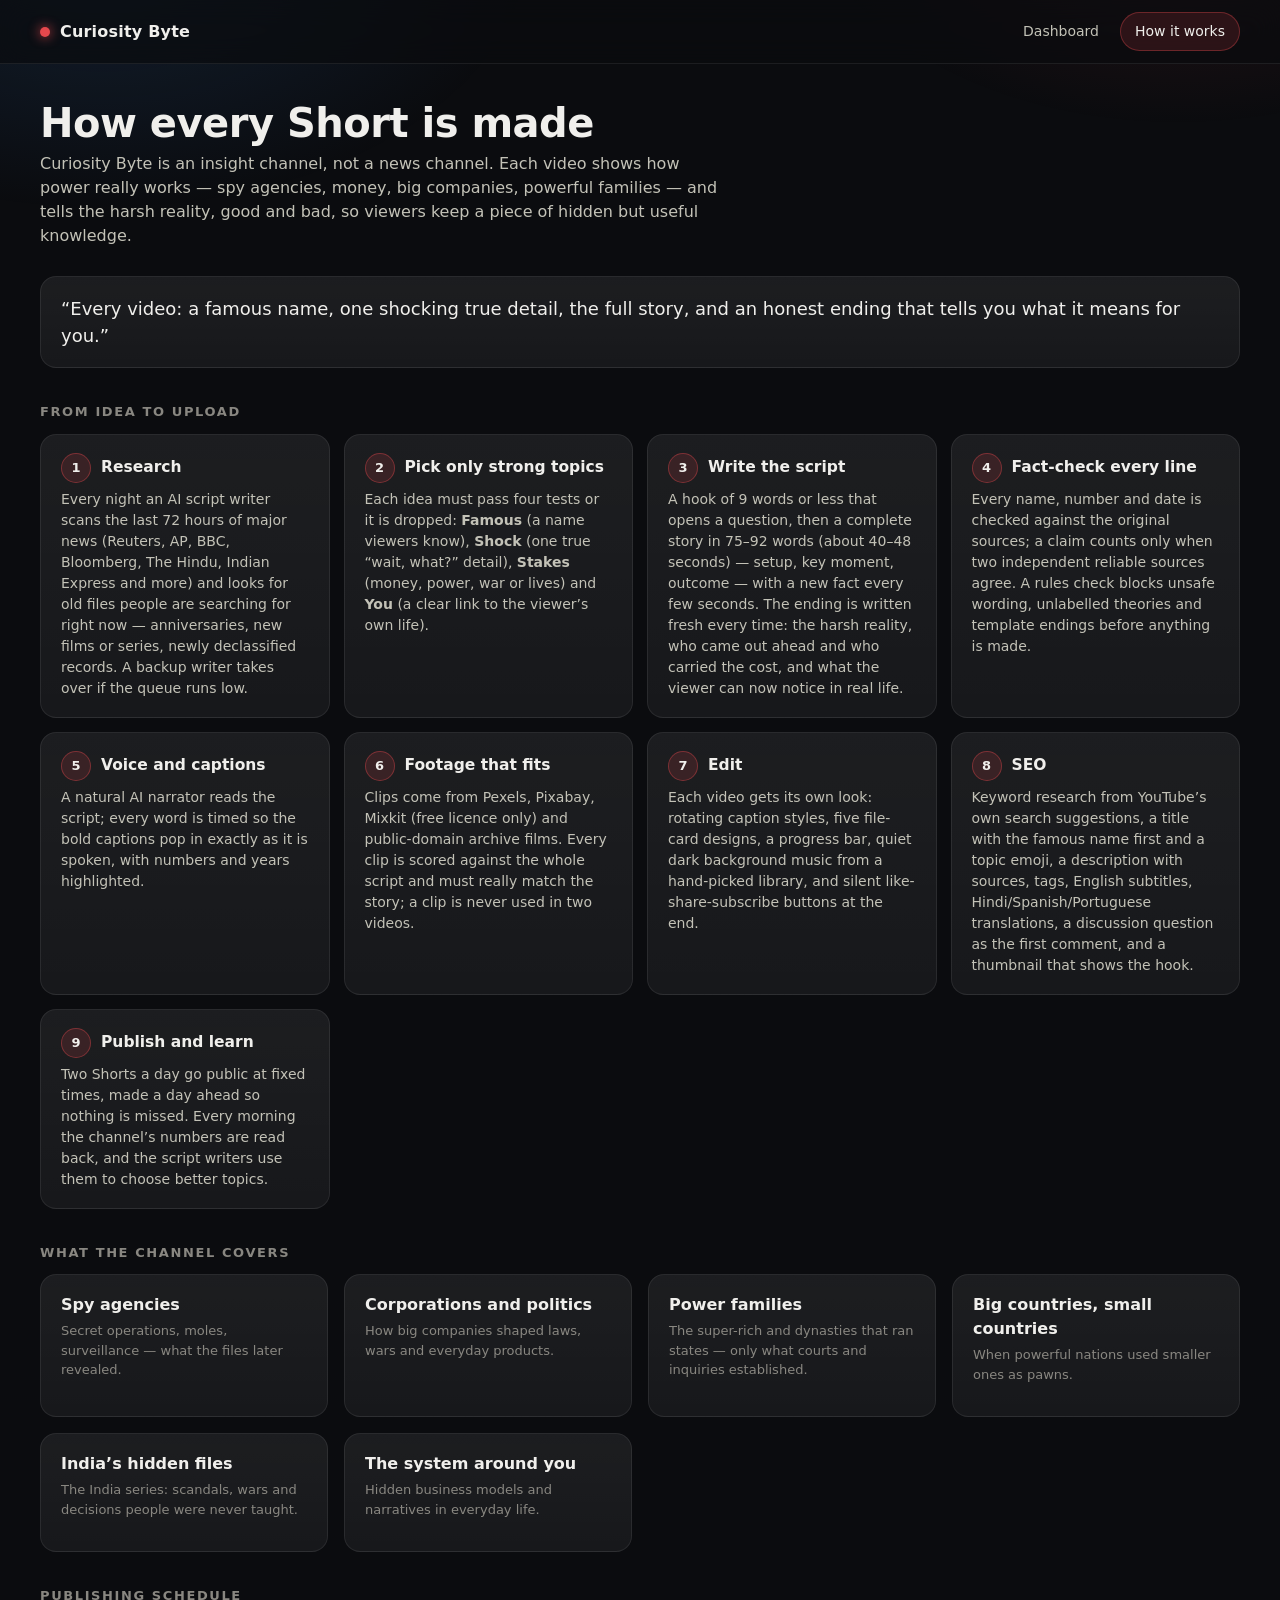
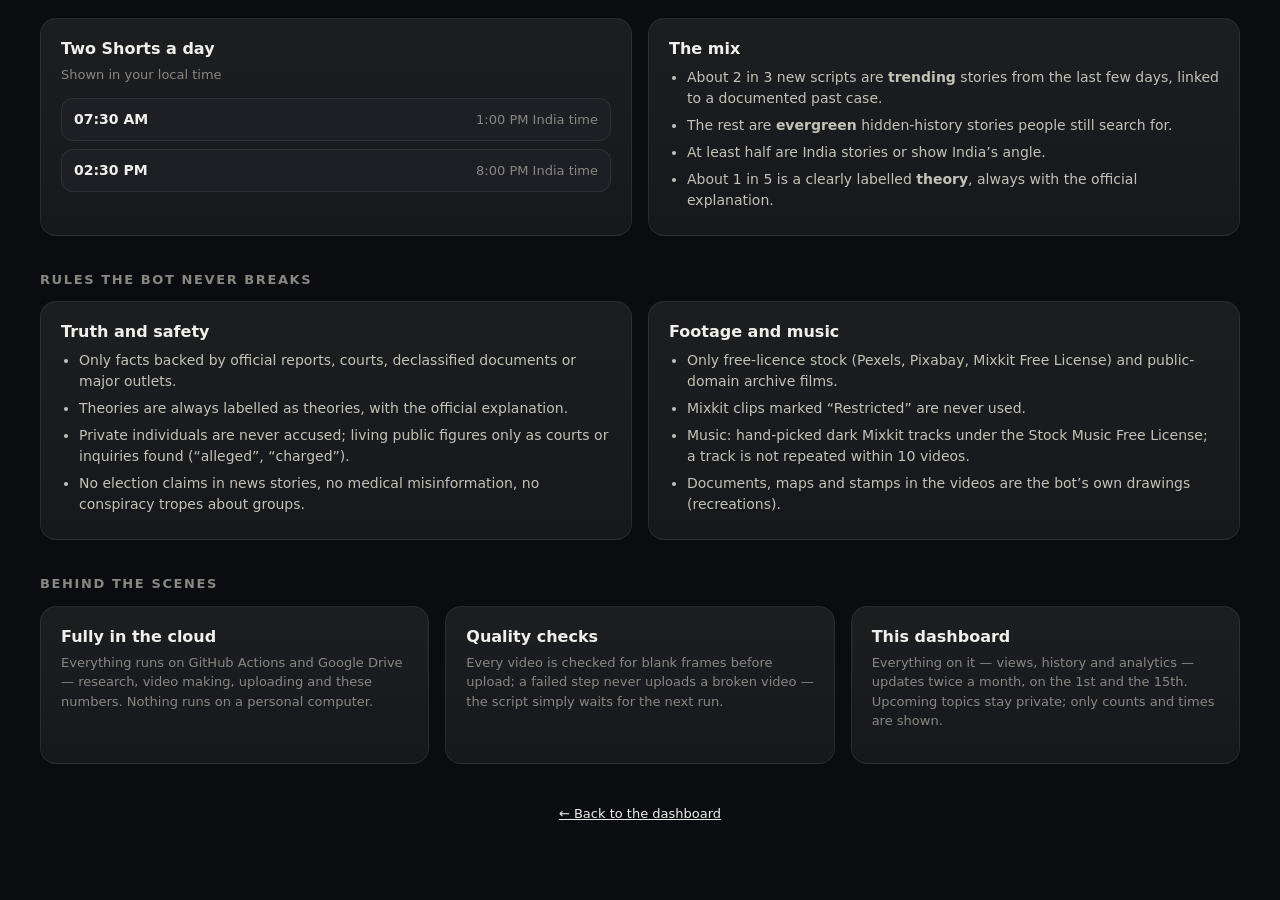
<file: info.html>
<!doctype html>
<html lang="en">
<head>
  <meta charset="utf-8">
  <meta name="viewport" content="width=device-width, initial-scale=1">
  <title>How Curiosity Byte Works</title>
  <meta name="description" content="How every Curiosity Byte Short is researched, fact-checked, made, optimised and published.">
  <meta name="theme-color" content="#0b0c0f">
  <link rel="icon" href="data:image/svg+xml,%3Csvg xmlns='http://www.w3.org/2000/svg' viewBox='0 0 32 32'%3E%3Ccircle cx='16' cy='16' r='14' fill='%23e5484d'/%3E%3Cpath d='M12 10l10 6-10 6z' fill='white'/%3E%3C/svg%3E">
  <link rel="stylesheet" href="assets/style.css">
</head>
<body>
  <header class="topbar">
    <div class="wrap">
      <a class="brand" href="index.html"><span class="dot"></span><span class="name">Curiosity Byte</span></a>
      <nav class="nav"><a href="index.html">Dashboard</a><a class="active" href="info.html">How it works</a></nav>
    </div>
  </header>

  <main class="wrap">
    <section class="hero">
      <div>
        <h1>How every Short is made</h1>
        <p>Curiosity Byte is an insight channel, not a news channel. Each video shows how power really works — spy agencies, money, big companies, powerful families — and tells the harsh reality, good and bad, so viewers keep a piece of hidden but useful knowledge.</p>
      </div>
    </section>

    <div class="card" style="margin:10px 0 6px">
      <p class="big-quote">“Every video: a famous name, one shocking true detail, the full story, and an honest ending that tells you what it means for you.”</p>
    </div>

    <h3 class="section-title">From idea to upload</h3>
    <div class="steps">
      <div class="card step"><h3>Research</h3><p>Every night an AI script writer scans the last 72 hours of major news (Reuters, AP, BBC, Bloomberg, The Hindu, Indian Express and more) and looks for old files people are searching for right now — anniversaries, new films or series, newly declassified records. A backup writer takes over if the queue runs low.</p></div>
      <div class="card step"><h3>Pick only strong topics</h3><p>Each idea must pass four tests or it is dropped: <b>Famous</b> (a name viewers know), <b>Shock</b> (one true “wait, what?” detail), <b>Stakes</b> (money, power, war or lives) and <b>You</b> (a clear link to the viewer’s own life).</p></div>
      <div class="card step"><h3>Write the script</h3><p>A hook of 9 words or less that opens a question, then a complete story in 75–92 words (about 40–48 seconds) — setup, key moment, outcome — with a new fact every few seconds. The ending is written fresh every time: the harsh reality, who came out ahead and who carried the cost, and what the viewer can now notice in real life.</p></div>
      <div class="card step"><h3>Fact-check every line</h3><p>Every name, number and date is checked against the original sources; a claim counts only when two independent reliable sources agree. A rules check blocks unsafe wording, unlabelled theories and template endings before anything is made.</p></div>
      <div class="card step"><h3>Voice and captions</h3><p>A natural AI narrator reads the script; every word is timed so the bold captions pop in exactly as it is spoken, with numbers and years highlighted.</p></div>
      <div class="card step"><h3>Footage that fits</h3><p>Clips come from Pexels, Pixabay, Mixkit (free licence only) and public-domain archive films. Every clip is scored against the whole script and must really match the story; a clip is never used in two videos.</p></div>
      <div class="card step"><h3>Edit</h3><p>Each video gets its own look: rotating caption styles, five file-card designs, a progress bar, quiet dark background music from a hand-picked library, and silent like-share-subscribe buttons at the end.</p></div>
      <div class="card step"><h3>SEO</h3><p>Keyword research from YouTube’s own search suggestions, a title with the famous name first and a topic emoji, a description with sources, tags, English subtitles, Hindi/Spanish/Portuguese translations, a discussion question as the first comment, and a thumbnail that shows the hook.</p></div>
      <div class="card step"><h3>Publish and learn</h3><p>Two Shorts a day go public at fixed times, made a day ahead so nothing is missed. Every morning the channel’s numbers are read back, and the script writers use them to choose better topics.</p></div>
    </div>

    <h3 class="section-title">What the channel covers</h3>
    <div class="grid three">
      <div class="card"><h2>Spy agencies</h2><p class="sub">Secret operations, moles, surveillance — what the files later revealed.</p></div>
      <div class="card"><h2>Corporations and politics</h2><p class="sub">How big companies shaped laws, wars and everyday products.</p></div>
      <div class="card"><h2>Power families</h2><p class="sub">The super-rich and dynasties that ran states — only what courts and inquiries established.</p></div>
      <div class="card"><h2>Big countries, small countries</h2><p class="sub">When powerful nations used smaller ones as pawns.</p></div>
      <div class="card"><h2>India’s hidden files</h2><p class="sub">The India series: scandals, wars and decisions people were never taught.</p></div>
      <div class="card"><h2>The system around you</h2><p class="sub">Hidden business models and narratives in everyday life.</p></div>
    </div>

    <h3 class="section-title">Publishing schedule</h3>
    <div class="grid two">
      <div class="card">
        <h2>Two Shorts a day</h2>
        <p class="sub">Shown in your local time</p>
        <div class="slots" id="slots"></div>
      </div>
      <div class="card">
        <h2>The mix</h2>
        <ul>
          <li>About 2 in 3 new scripts are <b>trending</b> stories from the last few days, linked to a documented past case.</li>
          <li>The rest are <b>evergreen</b> hidden-history stories people still search for.</li>
          <li>At least half are India stories or show India’s angle.</li>
          <li>About 1 in 5 is a clearly labelled <b>theory</b>, always with the official explanation.</li>
        </ul>
      </div>
    </div>

    <h3 class="section-title">Rules the bot never breaks</h3>
    <div class="grid two">
      <div class="card">
        <h2>Truth and safety</h2>
        <ul>
          <li>Only facts backed by official reports, courts, declassified documents or major outlets.</li>
          <li>Theories are always labelled as theories, with the official explanation.</li>
          <li>Private individuals are never accused; living public figures only as courts or inquiries found (“alleged”, “charged”).</li>
          <li>No election claims in news stories, no medical misinformation, no conspiracy tropes about groups.</li>
        </ul>
      </div>
      <div class="card">
        <h2>Footage and music</h2>
        <ul>
          <li>Only free-licence stock (Pexels, Pixabay, Mixkit Free License) and public-domain archive films.</li>
          <li>Mixkit clips marked “Restricted” are never used.</li>
          <li>Music: hand-picked dark Mixkit tracks under the Stock Music Free License; a track is not repeated within 10 videos.</li>
          <li>Documents, maps and stamps in the videos are the bot’s own drawings (recreations).</li>
        </ul>
      </div>
    </div>

    <h3 class="section-title">Behind the scenes</h3>
    <div class="grid three">
      <div class="card"><h2>Fully in the cloud</h2><p class="sub">Everything runs on GitHub Actions and Google Drive — research, video making, uploading and these numbers. Nothing runs on a personal computer.</p></div>
      <div class="card"><h2>Quality checks</h2><p class="sub">Every video is checked for blank frames before upload; a failed step never uploads a broken video — the script simply waits for the next run.</p></div>
      <div class="card"><h2>This dashboard</h2><p class="sub">Everything on it — views, history and analytics — updates twice a month, on the 1st and the 15th. Upcoming topics stay private; only counts and times are shown.</p></div>
    </div>

    <p class="foot"><a href="index.html">← Back to the dashboard</a></p>
  </main>

  <script>
    // Publish slots (bot/schedule.py): 1:00 PM and 8:00 PM in India, 7:00 PM in New York
    // (New York changes with daylight saving, so every slot is converted from its own zone).
    (function () {
      const slots = [["1:00 PM India time", "Asia/Kolkata", 13, 0], ["8:00 PM India time", "Asia/Kolkata", 20, 0]];
      // The UTC moment when it is h:m on the given calendar day in time zone tz.
      function zoned(y, mo, d, h, m, tz) {
        let t = Date.UTC(y, mo, d, h, m);
        for (let i = 0; i < 2; i++) {
          const p = Object.fromEntries(new Intl.DateTimeFormat("en-US", { timeZone: tz, hourCycle: "h23",
            year: "numeric", month: "2-digit", day: "2-digit", hour: "2-digit", minute: "2-digit" })
            .formatToParts(new Date(t)).map((x) => [x.type, x.value]));
          const shown = Date.UTC(+p.year, +p.month - 1, +p.day, +p.hour, +p.minute);
          t -= shown - Date.UTC(y, mo, d, h, m);
        }
        return new Date(t);
      }
      const now = new Date();
      const rows = slots.map(([label, tz, h, m]) => {
        for (let k = -1; k <= 2; k++) {
          const base = new Date(now.getTime() + k * 86400000);
          const d = zoned(base.getUTCFullYear(), base.getUTCMonth(), base.getUTCDate(), h, m, tz);
          if (d > now) return { label, d };
        }
      }).filter(Boolean).sort((a, b) => a.d - b.d);
      document.getElementById("slots").innerHTML = rows.map((r) =>
        `<div class="slot"><span class="when">${r.d.toLocaleTimeString(undefined, { hour: "2-digit", minute: "2-digit" })}</span><span class="in">${r.label}</span></div>`).join("");
    })();
  </script>
</body>
</html>
</file>
<file: assets/style.css>
/* Curiosity Byte dashboard — dark, glassy, calm. Chart colours are the validated dark palette
   (blue / orange / aqua pass colour-blind checks on the card surface #17181b). */
:root {
  color-scheme: dark;
  --page: #0b0c0f;
  --surface: #17181b;
  --surface-2: #1d1f24;
  --border: rgba(255, 255, 255, 0.08);
  --border-strong: rgba(255, 255, 255, 0.14);
  --text: #f0efec;
  --text-2: #c3c2b7;
  --muted: #898781;
  --grid: #2c2c2a;
  --axis: #383835;
  --series-1: #3987e5;
  --series-2: #d95926;
  --series-3: #199e70;
  --good: #0ca30c;
  --warning: #fab219;
  --critical: #d03b3b;
  --accent: #e5484d;
  --accent-soft: rgba(229, 72, 77, 0.14);
  --radius: 16px;
  --font: system-ui, -apple-system, "Segoe UI", Roboto, sans-serif;
}

* { box-sizing: border-box; }
html { scroll-behavior: smooth; }
body {
  margin: 0;
  background: var(--page);
  color: var(--text);
  font-family: var(--font);
  line-height: 1.5;
  -webkit-font-smoothing: antialiased;
  min-height: 100vh;
}
/* soft glow behind the page */
body::before {
  content: "";
  position: fixed;
  inset: -20vh -10vw auto -10vw;
  height: 70vh;
  background:
    radial-gradient(40% 60% at 15% 20%, rgba(57, 135, 229, 0.16), transparent 70%),
    radial-gradient(35% 55% at 85% 10%, rgba(229, 72, 77, 0.14), transparent 70%);
  pointer-events: none;
  z-index: -1;
}
a { color: var(--text); }
.wrap { max-width: 1240px; margin: 0 auto; padding: 0 20px 64px; }

/* ---------- top bar ---------- */
.topbar {
  position: sticky; top: 0; z-index: 10;
  backdrop-filter: blur(14px); -webkit-backdrop-filter: blur(14px);
  background: rgba(11, 12, 15, 0.72);
  border-bottom: 1px solid var(--border);
}
.topbar .wrap { display: flex; align-items: center; gap: 16px; padding-top: 12px; padding-bottom: 12px; }
.brand { display: flex; align-items: center; gap: 10px; text-decoration: none; font-weight: 700; letter-spacing: 0.2px; }
.brand img { width: 34px; height: 34px; border-radius: 50%; border: 1px solid var(--border-strong); }
.brand .dot { width: 10px; height: 10px; border-radius: 50%; background: var(--accent); box-shadow: 0 0 12px var(--accent); }
.nav { margin-left: auto; display: flex; gap: 6px; }
.nav a {
  text-decoration: none; color: var(--text-2); padding: 8px 14px; border-radius: 999px;
  font-size: 14px; border: 1px solid transparent; transition: all .2s ease;
}
.nav a:hover { color: var(--text); background: rgba(255,255,255,0.05); }
.nav a.active { color: var(--text); background: var(--accent-soft); border-color: rgba(229,72,77,0.35); }

/* ---------- hero ---------- */
.hero { padding: 36px 0 18px; display: flex; flex-wrap: wrap; align-items: flex-end; gap: 12px 24px; }
.hero h1 { margin: 0; font-size: clamp(26px, 4vw, 40px); letter-spacing: -0.5px; line-height: 1.15; }
.hero p { margin: 6px 0 0; color: var(--text-2); max-width: 680px; }
.fresh { margin-left: auto; display: flex; flex-direction: column; align-items: flex-end; gap: 6px; font-size: 13px; color: var(--muted); }
.pill {
  display: inline-flex; align-items: center; gap: 8px; padding: 6px 12px; border-radius: 999px;
  background: var(--surface); border: 1px solid var(--border); color: var(--text-2); font-size: 13px;
}
.pulse { width: 8px; height: 8px; border-radius: 50%; background: var(--good); box-shadow: 0 0 0 0 rgba(12,163,12,.6); animation: pulse 2s infinite; }
@keyframes pulse { 0% { box-shadow: 0 0 0 0 rgba(12,163,12,.55);} 70% { box-shadow: 0 0 0 9px rgba(12,163,12,0);} 100% { box-shadow: 0 0 0 0 rgba(12,163,12,0);} }

/* ---------- cards & grid ---------- */
.grid { display: grid; gap: 16px; }
.kpis { grid-template-columns: repeat(auto-fit, minmax(180px, 1fr)); margin: 10px 0 18px; }
.two { grid-template-columns: repeat(auto-fit, minmax(340px, 1fr)); }
.three { grid-template-columns: repeat(auto-fit, minmax(280px, 1fr)); }
.card {
  background: linear-gradient(180deg, rgba(255,255,255,0.025), rgba(255,255,255,0)) , var(--surface);
  border: 1px solid var(--border);
  border-radius: var(--radius);
  padding: 18px 20px;
  position: relative;
  overflow: hidden;
  animation: rise .5s ease both;
}
.card:hover { border-color: var(--border-strong); }
@keyframes rise { from { opacity: 0; transform: translateY(8px);} to { opacity: 1; transform: none;} }
.card h2 { margin: 0 0 4px; font-size: 16px; font-weight: 650; }
.card .sub { margin: 0 0 14px; color: var(--muted); font-size: 13px; }
.section-title { margin: 34px 0 12px; font-size: 13px; letter-spacing: 1.6px; text-transform: uppercase; color: var(--muted); }

.kpi .label { color: var(--muted); font-size: 13px; display: flex; align-items: center; gap: 6px; }
.kpi .value { font-size: 30px; font-weight: 700; letter-spacing: -0.5px; margin-top: 6px; }
.kpi .note { font-size: 13px; color: var(--text-2); margin-top: 2px; }
.kpi::after {
  content: ""; position: absolute; left: 0; top: 0; height: 3px; width: 100%;
  background: linear-gradient(90deg, var(--accent), transparent 70%); opacity: .7;
}
.delta-up { color: var(--good); }
.delta-down { color: var(--critical); }

.chart-box { position: relative; height: 280px; }
.chart-box.tall { height: 340px; }
.chart-box.short { height: 220px; }

/* range buttons */
.tools { display: flex; gap: 6px; flex-wrap: wrap; margin: -4px 0 12px; }
.seg button {
  background: transparent; color: var(--text-2); border: 1px solid var(--border);
  padding: 5px 12px; border-radius: 999px; font-size: 13px; cursor: pointer; font-family: inherit;
}
.seg button:hover { color: var(--text); border-color: var(--border-strong); }
.seg button.on { background: var(--accent-soft); color: var(--text); border-color: rgba(229,72,77,.4); }
.seg { display: flex; gap: 6px; flex-wrap: wrap; }

/* stat rows */
.rows { display: flex; flex-direction: column; gap: 10px; }
.row { display: flex; justify-content: space-between; gap: 12px; font-size: 14px; color: var(--text-2); }
.row b { color: var(--text); font-weight: 650; }
.chips { display: flex; flex-wrap: wrap; gap: 8px; margin-top: 12px; }
.chip { padding: 4px 10px; border-radius: 999px; border: 1px solid var(--border); background: var(--surface-2); font-size: 12.5px; color: var(--text-2); }
.chip b { color: var(--text); }

/* status badges (icon + label, never colour alone) */
.badge { display: inline-flex; align-items: center; gap: 6px; font-size: 12.5px; padding: 3px 9px; border-radius: 999px; border: 1px solid var(--border); white-space: nowrap; }
.badge.ok { color: #c9f2c9; border-color: rgba(12,163,12,.45); background: rgba(12,163,12,.12); }
.badge.fail { color: #ffd2d2; border-color: rgba(208,59,59,.5); background: rgba(208,59,59,.14); }
.badge.run { color: #ffe6b3; border-color: rgba(250,178,25,.45); background: rgba(250,178,25,.12); }

/* timeline */
.timeline { list-style: none; margin: 0; padding: 0; position: relative; }
.timeline::before { content: ""; position: absolute; left: 7px; top: 6px; bottom: 6px; width: 2px; background: var(--grid); }
.timeline li { position: relative; padding: 0 0 16px 30px; }
.timeline li::before {
  content: ""; position: absolute; left: 0; top: 5px; width: 16px; height: 16px; border-radius: 50%;
  background: var(--surface); border: 2px solid var(--accent);
}
.timeline .t-date { font-size: 12px; color: var(--muted); }
.timeline .t-title { font-weight: 650; }
.timeline .t-text { font-size: 13.5px; color: var(--text-2); }

/* schedule list */
.slots { display: flex; flex-direction: column; gap: 8px; }
.slot { display: flex; justify-content: space-between; align-items: center; gap: 10px; padding: 10px 12px; border-radius: 12px; background: var(--surface-2); border: 1px solid var(--border); font-size: 14px; }
.slot .when { color: var(--text); font-weight: 600; }
.slot .in { color: var(--muted); font-size: 13px; }

/* table */
.table-tools { display: flex; gap: 10px; flex-wrap: wrap; align-items: center; margin-bottom: 12px; }
.search {
  flex: 1 1 240px; background: var(--surface-2); border: 1px solid var(--border); color: var(--text);
  border-radius: 999px; padding: 9px 14px; font: inherit; font-size: 14px; outline: none;
}
.search:focus { border-color: rgba(229,72,77,.5); }
.table-wrap { overflow-x: auto; border-radius: 12px; border: 1px solid var(--border); }
table { width: 100%; border-collapse: collapse; font-size: 13.5px; min-width: 860px; }
th, td { padding: 10px 12px; text-align: left; border-bottom: 1px solid var(--grid); white-space: nowrap; }
td.title { white-space: normal; min-width: 260px; }
th { position: sticky; top: 0; background: var(--surface-2); color: var(--muted); font-weight: 600; cursor: pointer; user-select: none; font-size: 12.5px; }
th:hover { color: var(--text); }
th.num, td.num { text-align: right; font-variant-numeric: tabular-nums; }
tbody tr:hover { background: rgba(255,255,255,0.03); }
td a { text-decoration: none; }
td a:hover { text-decoration: underline; }
.tag { font-size: 11.5px; padding: 2px 8px; border-radius: 999px; border: 1px solid var(--border); color: var(--text-2); margin-right: 4px; }
.live-dot { display: inline-block; width: 6px; height: 6px; border-radius: 50%; background: var(--good); margin-left: 6px; vertical-align: middle; }

.empty { color: var(--muted); font-size: 14px; padding: 18px 0; }
.foot { margin-top: 40px; color: var(--muted); font-size: 13px; text-align: center; }

/* ---------- info page ---------- */
.steps { counter-reset: step; display: grid; gap: 14px; grid-template-columns: repeat(auto-fit, minmax(260px, 1fr)); }
.step { counter-increment: step; }
.step h3 { margin: 0 0 6px; font-size: 15.5px; display: flex; align-items: center; gap: 10px; }
.step h3::before {
  content: counter(step); display: inline-grid; place-items: center; width: 28px; height: 28px; border-radius: 50%;
  background: var(--accent-soft); color: var(--text); border: 1px solid rgba(229,72,77,.4); font-size: 13px; font-weight: 700;
}
.step p, .card li { color: var(--text-2); font-size: 14px; margin: 0; }
.card ul { margin: 6px 0 0; padding-left: 18px; }
.card li { margin-bottom: 6px; }
.big-quote { font-size: 18px; color: var(--text); margin: 0; }

@media (max-width: 640px) {
  .wrap { padding: 0 16px 48px; }
  .topbar .wrap { gap: 10px; }
  .brand span.name { display: none; }
  .fresh { margin-left: 0; align-items: flex-start; }
  .kpi .value { font-size: 26px; }
  .chart-box { height: 240px; }
}
@media (prefers-reduced-motion: reduce) {
  .card, .pulse { animation: none; }
}
</file>
